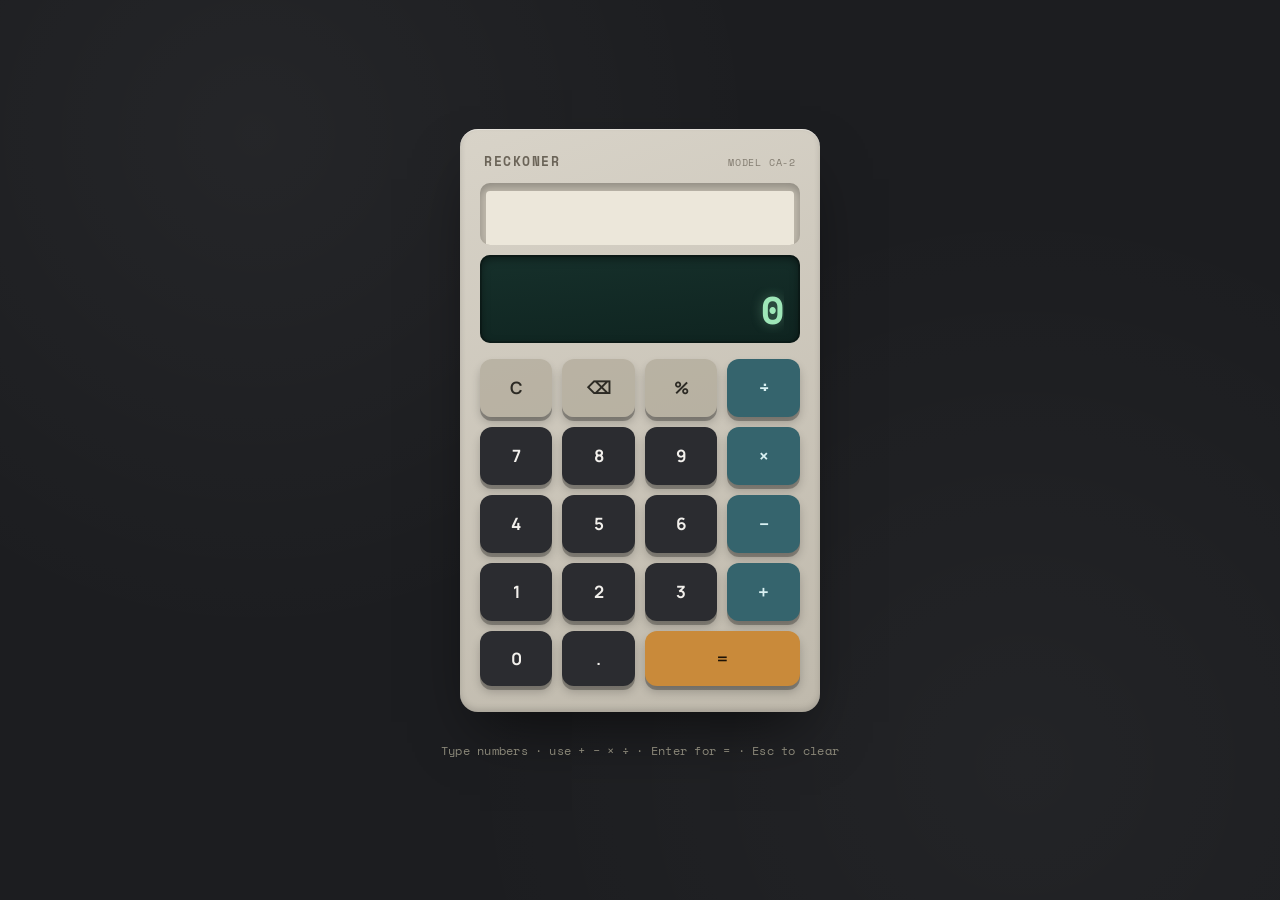
<file: Task 2 (Calculator)/index.html>
<!DOCTYPE html>
<html lang="en">
<head>
<meta charset="UTF-8">
<meta name="viewport" content="width=device-width, initial-scale=1.0">
<title>Reckoner — Desk Calculator</title>
<link rel="preconnect" href="https://fonts.googleapis.com">
<link href="https://fonts.googleapis.com/css2?family=Space+Mono:wght@400;700&family=Manrope:wght@500;700;800&display=swap" rel="stylesheet">
<link rel="stylesheet" href="style.css">
</head>
<body>

  <main class="desk">
    <div class="calculator" id="calculator">

      <div class="plaque">
        <span class="brand">RECKONER</span>
        <span class="model">MODEL&nbsp;CA-2</span>
      </div>

      <div class="tape-window">
        <div class="tape" id="tape" aria-live="off"></div>
      </div>

      <div class="display-unit">
        <div class="display-prev" id="prevOperand"></div>
        <div class="display-current" id="currentOperand">0</div>
      </div>

      <div class="keys">
        <button class="key key-fn" data-action="clear">C</button>
        <button class="key key-fn" data-action="backspace">⌫</button>
        <button class="key key-fn" data-action="percent">%</button>
        <button class="key key-op" data-action="operator" data-op="÷">÷</button>

        <button class="key key-num" data-action="number" data-num="7">7</button>
        <button class="key key-num" data-action="number" data-num="8">8</button>
        <button class="key key-num" data-action="number" data-num="9">9</button>
        <button class="key key-op" data-action="operator" data-op="×">×</button>

        <button class="key key-num" data-action="number" data-num="4">4</button>
        <button class="key key-num" data-action="number" data-num="5">5</button>
        <button class="key key-num" data-action="number" data-num="6">6</button>
        <button class="key key-op" data-action="operator" data-op="−">−</button>

        <button class="key key-num" data-action="number" data-num="1">1</button>
        <button class="key key-num" data-action="number" data-num="2">2</button>
        <button class="key key-num" data-action="number" data-num="3">3</button>
        <button class="key key-op" data-action="operator" data-op="+">+</button>

        <button class="key key-num key-zero" data-action="number" data-num="0">0</button>
        <button class="key key-num" data-action="decimal">.</button>
        <button class="key key-eq" data-action="equals">=</button>
      </div>
    </div>

    <p class="hint">Type numbers · use + − × ÷ · Enter for = · Esc to clear</p>
  </main>

<script src="script.js"></script>
</body>
</html>
</file>
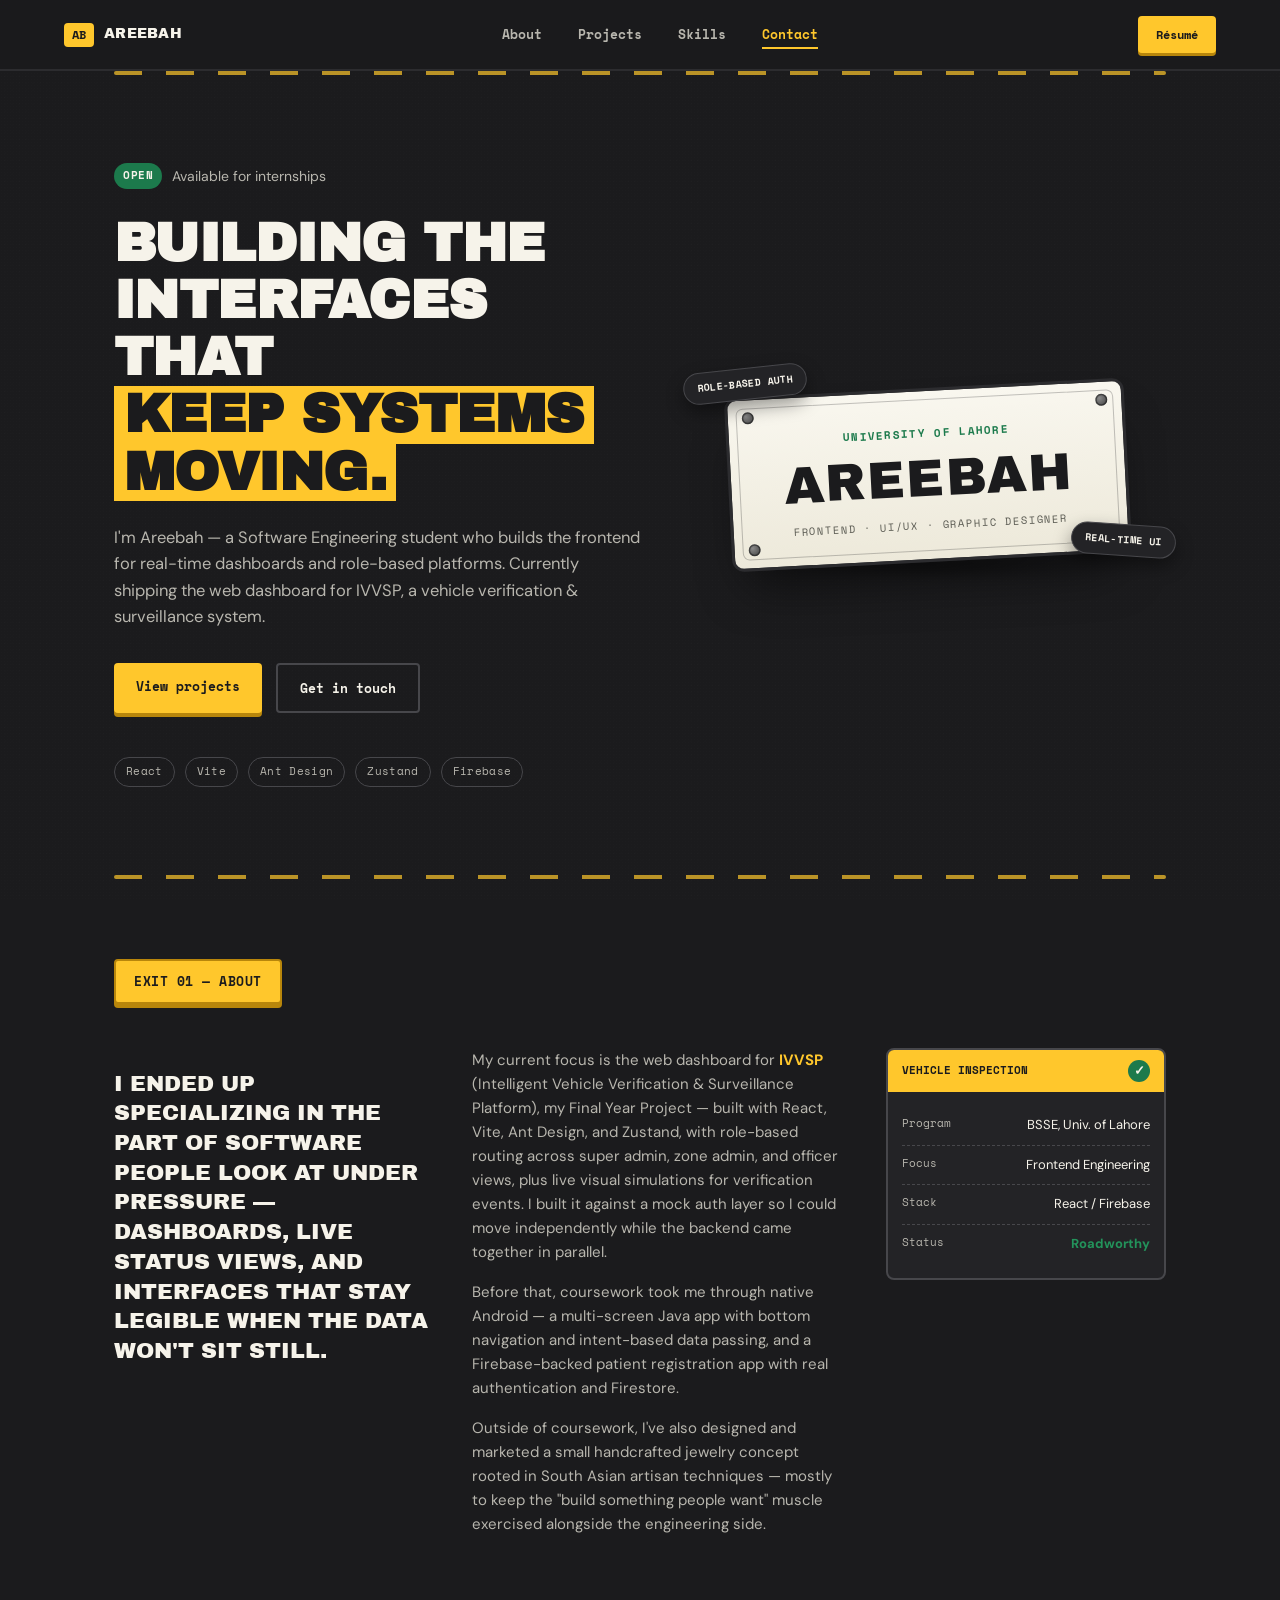
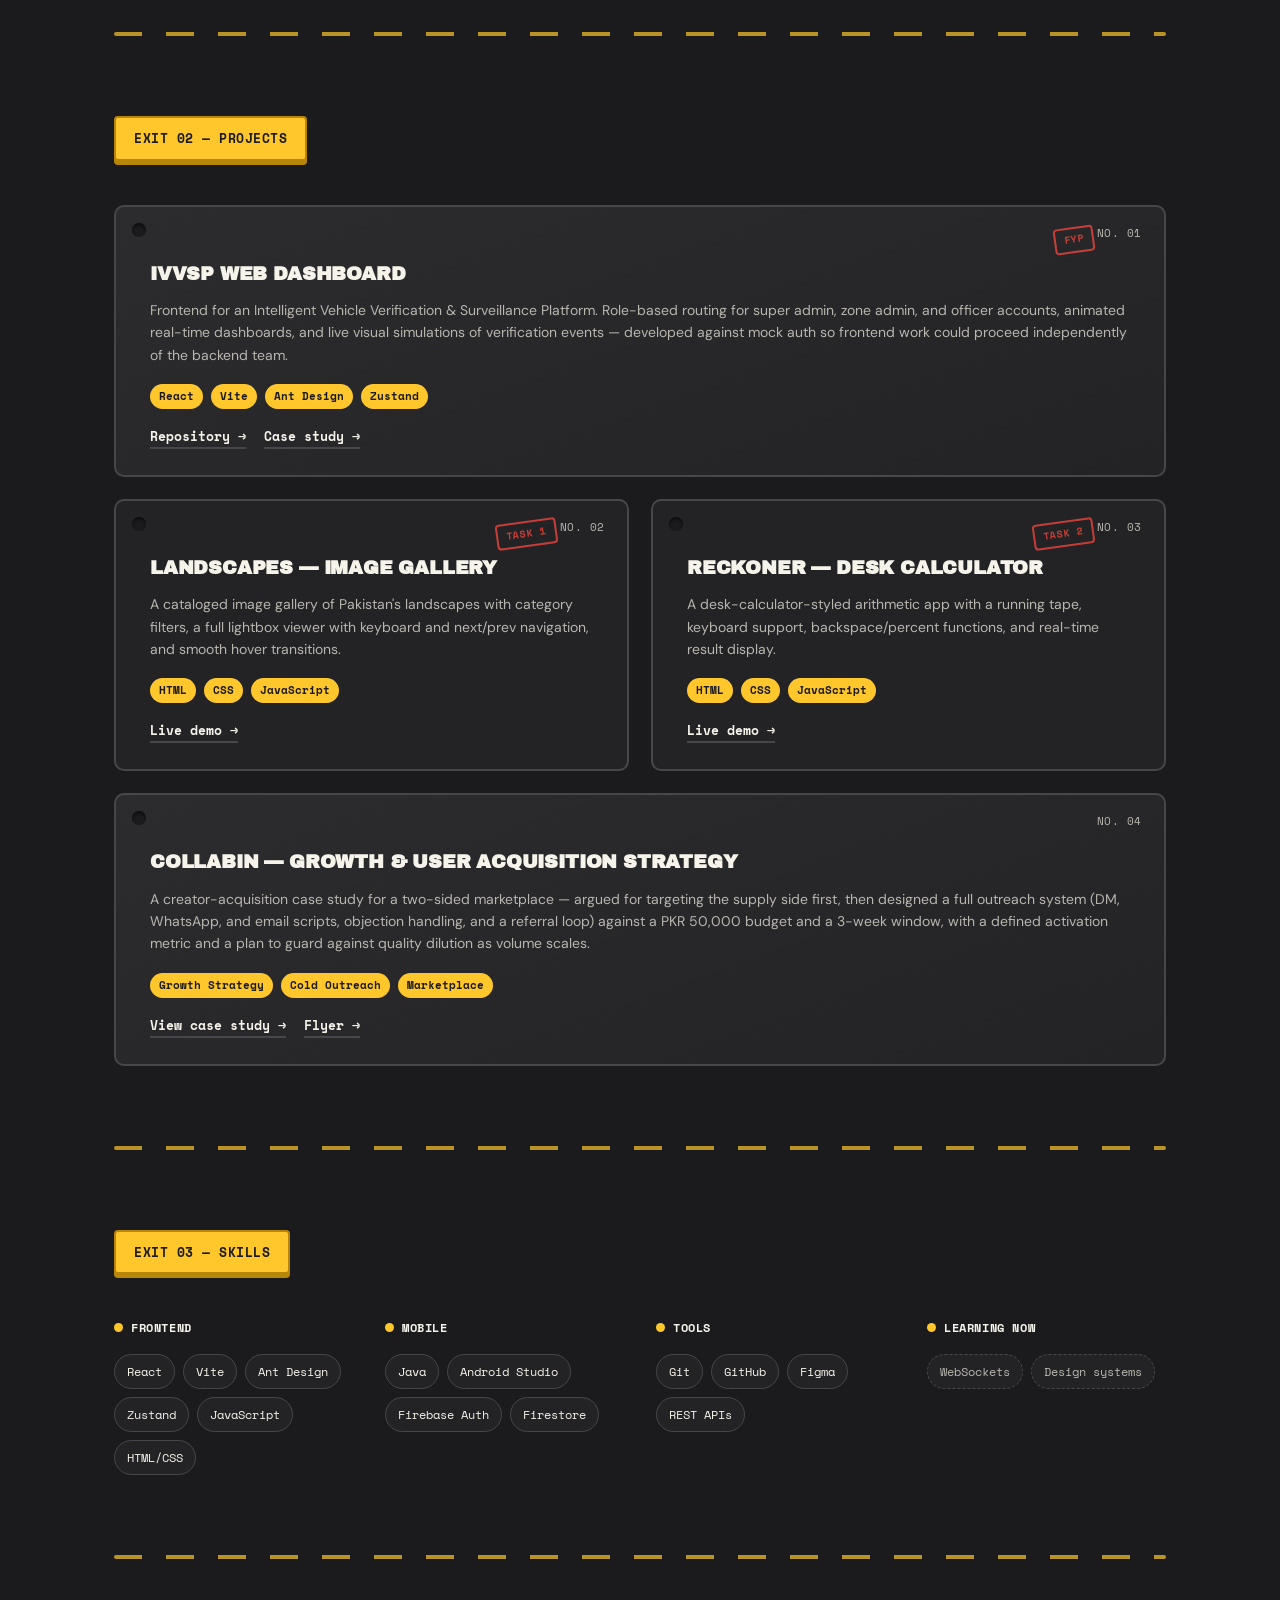
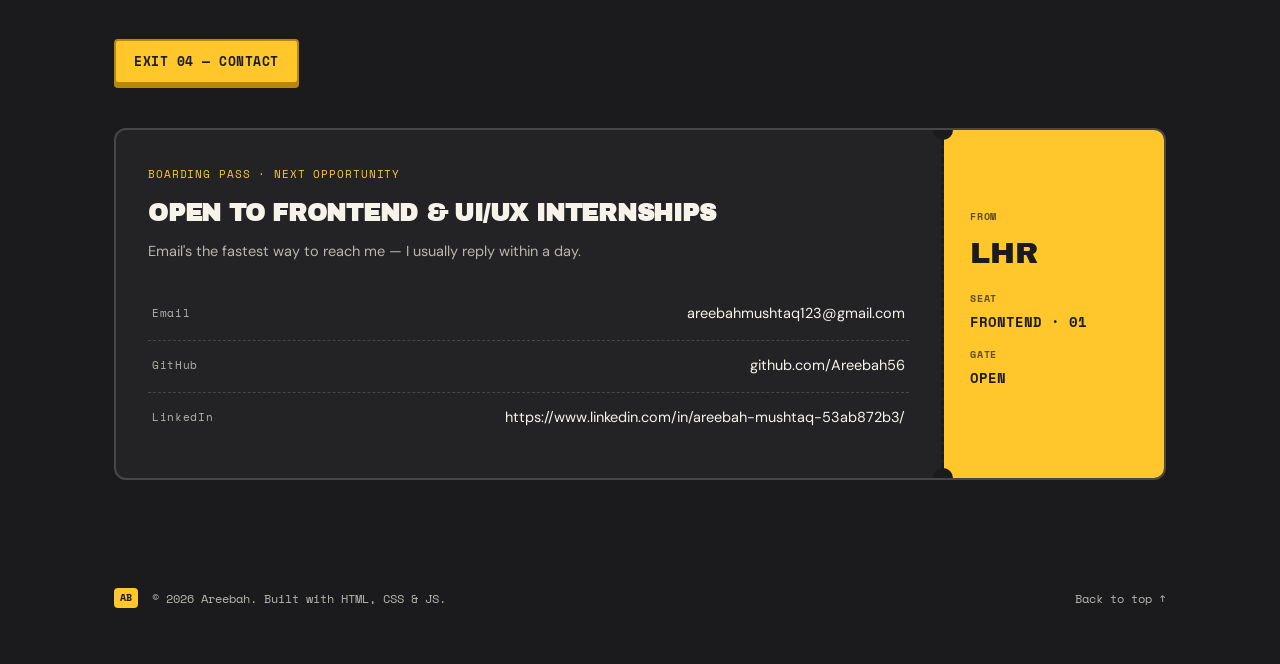
<file: Task 3 (My Portfolio)/index.html>
<!DOCTYPE html>
<html lang="en">
<head>
<meta charset="UTF-8">
<meta name="viewport" content="width=device-width, initial-scale=1.0">
<title>Areebah — Frontend Engineer</title>
<meta name="description" content="Portfolio of Areebah, a BSSE student and frontend engineer building real-time dashboards and role-based platforms.">
<link rel="preconnect" href="https://fonts.googleapis.com">
<link rel="preconnect" href="https://fonts.gstatic.com" crossorigin>
<link href="https://fonts.googleapis.com/css2?family=Archivo+Black&family=DM+Sans:wght@400;500;600;700;800&family=Space+Mono:wght@400;700&display=swap" rel="stylesheet">
<link rel="stylesheet" href="style.css">
</head>
<body>

<div class="asphalt-texture" aria-hidden="true"></div>

<!-- ===== NAV ===== -->
<header class="nav" id="nav">
  <a href="#top" class="nav__brand">
    <span class="plate-chip">AB</span>
    <span class="nav__brand-text">AREEBAH</span>
  </a>
  <nav class="nav__links">
    <a href="#about">About</a>
    <a href="#projects">Projects</a>
    <a href="#skills">Skills</a>
    <a href="#contact">Contact</a>
  </nav>
  <a href="Areebah-Resume.pdf" class="nav__cta" id="Areebah-Resume.pdf">Résumé</a>
  <button class="nav__burger" id="burger" aria-label="Toggle menu" aria-expanded="false">
  </button>
</header>

<!-- lane divider -->
<div class="lane-divider" aria-hidden="true"><div class="lane-divider__line"></div></div>

<!-- ===== HERO ===== -->
<section class="hero" id="top">
  <div class="hero__left">
    <p class="eyebrow">
      <span class="sign-chip sign-chip--green">OPEN</span>
      Available for internships
    </p>
    <h1 class="hero__title">
      Building the<br>
      interfaces that<br>
      <span class="hero__title-hl">keep systems</span><br>
      <span class="hero__title-hl">moving.</span>
    </h1>
    <p class="hero__sub">
      I'm Areebah — a Software Engineering student who builds the frontend
      for real-time dashboards and role-based platforms. Currently
      shipping the web dashboard for IVVSP, a vehicle verification &amp;
      surveillance system.
    </p>
    <div class="hero__actions">
      <a href="#projects" class="btn btn--primary">View projects</a>
      <a href="#contact" class="btn btn--ghost">Get in touch</a>
    </div>
    <ul class="hero__stack">
      <li>React</li><li>Vite</li><li>Ant Design</li><li>Zustand</li><li>Firebase</li>
    </ul>
  </div>

  <div class="hero__right">
    <div class="plate-mount">
      <div class="plate" id="plate">
        <div class="plate__bolt plate__bolt--tl"></div>
        <div class="plate__bolt plate__bolt--tr"></div>
        <div class="plate__bolt plate__bolt--bl"></div>
        <div class="plate__bolt plate__bolt--br"></div>
        <span class="plate__region">UNIVERSITY OF LAHORE</span>
        <span class="plate__name">AREEBAH</span>
        <span class="plate__sub">FRONTEND · UI/UX · GRAPHIC DESIGNER</span>
      </div>
      <div class="plate__shadow"></div>
    </div>
    <span class="sticker sticker--1">ROLE-BASED&nbsp;AUTH</span>
    <span class="sticker sticker--2">REAL-TIME&nbsp;UI</span>
  </div>
</section>

<div class="lane-divider" aria-hidden="true"><div class="lane-divider__line"></div></div>

<!-- ===== ABOUT ===== -->
<section class="section" id="about">
  <div class="section__head">
    <span class="sign-badge">EXIT 01 — ABOUT</span>
  </div>

  <div class="about__grid">
    <p class="about__lead">
      I ended up specializing in the part of software people look at
      under pressure — dashboards, live status views, and interfaces
      that stay legible when the data won't sit still.
    </p>

    <div class="about__body">
      <p>
        My current focus is the web dashboard for <strong>IVVSP</strong>
        (Intelligent Vehicle Verification &amp; Surveillance Platform), my
        Final Year Project — built with React, Vite, Ant Design, and
        Zustand, with role-based routing across super admin, zone admin,
        and officer views, plus live visual simulations for verification
        events. I built it against a mock auth layer so I could move
        independently while the backend came together in parallel.
      </p>
      <p>
        Before that, coursework took me through native Android — a
        multi-screen Java app with bottom navigation and intent-based
        data passing, and a Firebase-backed patient registration app with
        real authentication and Firestore.
      </p>
      <p>
        Outside of coursework, I've also designed and marketed a small
        handcrafted jewelry concept rooted in South Asian artisan
        techniques — mostly to keep the "build something people want"
        muscle exercised alongside the engineering side.
      </p>
    </div>

    <div class="inspection-tag">
      <div class="inspection-tag__top">
        <span>VEHICLE&nbsp;INSPECTION</span>
        <span class="inspection-tag__seal">✓</span>
      </div>
      <dl class="inspection-tag__rows">
        <div><dt>Program</dt><dd>BSSE, Univ. of Lahore</dd></div>
        <div><dt>Focus</dt><dd>Frontend Engineering</dd></div>
        <div><dt>Stack</dt><dd>React / Firebase</dd></div>
        <div><dt>Status</dt><dd class="pass">Roadworthy</dd></div>
      </dl>
    </div>
  </div>
</section>

<div class="lane-divider" aria-hidden="true"><div class="lane-divider__line"></div></div>

<!-- ===== PROJECTS ===== -->
<section class="section" id="projects">
  <div class="section__head">
    <span class="sign-badge">EXIT 02 — PROJECTS</span>
  </div>

  <div class="tags">

    <article class="tag-card tag-card--featured">
      <div class="tag-card__punch"></div>
      <div class="tag-card__stamp">FYP</div>
      <span class="tag-card__no">NO. 01</span>
      <h3>IVVSP Web Dashboard</h3>
      <p>
        Frontend for an Intelligent Vehicle Verification &amp;
        Surveillance Platform. Role-based routing for super admin, zone
        admin, and officer accounts, animated real-time dashboards, and
        live visual simulations of verification events — developed
        against mock auth so frontend work could proceed independently
        of the backend team.
      </p>
      <ul class="tag-card__stack">
        <li>React</li><li>Vite</li><li>Ant Design</li><li>Zustand</li>
      </ul>
      <div class="tag-card__links">
        <a href="https://github.com/Areebah56/IVVSP_Web/blob/main/index.html">Repository →</a>
        <a href="FYP Phase_1.docx">Case study →</a>
      </div>
    </article>

    <article class="tag-card">
      <div class="tag-card__punch"></div>
      <div class="tag-card__stamp">TASK 1</div>
      <span class="tag-card__no">NO. 02</span>
      <h3>Landscapes — Image Gallery</h3>
      <p>
        A cataloged image gallery of Pakistan's landscapes with category
        filters, a full lightbox viewer with keyboard and next/prev
        navigation, and smooth hover transitions.
      </p>
      <ul class="tag-card__stack">
        <li>HTML</li><li>CSS</li><li>JavaScript</li>
      </ul>
      <div class="tag-card__links">
        <a href="projects/Task 1 (Image Gallery)/index.html" target="_blank">Live demo →</a>
      </div>
    </article>

    <article class="tag-card">
      <div class="tag-card__punch"></div>
      <div class="tag-card__stamp">TASK 2</div>
      <span class="tag-card__no">NO. 03</span>
      <h3>Reckoner — Desk Calculator</h3>
      <p>
        A desk-calculator-styled arithmetic app with a running tape,
        keyboard support, backspace/percent functions, and real-time
        result display.
      </p>
      <ul class="tag-card__stack">
        <li>HTML</li><li>CSS</li><li>JavaScript</li>
      </ul>
      <div class="tag-card__links">
        <a href="projects/Task 2 (Calculator)/index.html" target="_blank">Live demo →</a>
      </div>
    </article>

   <article class="tag-card tag-card--featured">
  <div class="tag-card__punch"></div>
  <span class="tag-card__no">NO. 04</span>
  <h3>Collabin — Growth &amp; User Acquisition Strategy</h3>
  <p>
    A creator-acquisition case study for a two-sided marketplace —
    argued for targeting the supply side first, then designed a full
    outreach system (DM, WhatsApp, and email scripts, objection
    handling, and a referral loop) against a PKR 50,000 budget and a
    3-week window, with a defined activation metric and a plan to
    guard against quality dilution as volume scales.
  </p>
  <ul class="tag-card__stack">
    <li>Growth Strategy</li><li>Cold Outreach</li><li>Marketplace</li>
  </ul>
  <div class="tag-card__links">
    <a href="Growth & User Acquisition Challenge (Solution).pdf">View case study →</a>
    <a href="Flyer - Join Collabin now.png">Flyer →</a>
  </div>
</article>

  </div>
</section>

<div class="lane-divider" aria-hidden="true"><div class="lane-divider__line"></div></div>

<!-- ===== SKILLS ===== -->
<section class="section" id="skills">
  <div class="section__head">
    <span class="sign-badge">EXIT 03 — SKILLS</span>
  </div>

  <div class="studs">
    <div class="studs__col">
      <h3><span class="stud-dot"></span>Frontend</h3>
      <div class="stud-row">
        <span class="stud">React</span><span class="stud">Vite</span>
        <span class="stud">Ant Design</span><span class="stud">Zustand</span>
        <span class="stud">JavaScript</span><span class="stud">HTML/CSS</span>
      </div>
    </div>
    <div class="studs__col">
      <h3><span class="stud-dot"></span>Mobile</h3>
      <div class="stud-row">
        <span class="stud">Java</span><span class="stud">Android Studio</span>
        <span class="stud">Firebase Auth</span><span class="stud">Firestore</span>
      </div>
    </div>
    <div class="studs__col">
      <h3><span class="stud-dot"></span>Tools</h3>
      <div class="stud-row">
        <span class="stud">Git</span><span class="stud">GitHub</span>
        <span class="stud">Figma</span><span class="stud">REST APIs</span>
      </div>
    </div>
    <div class="studs__col">
      <h3><span class="stud-dot"></span>Learning now</h3>
      <div class="stud-row">
        <span class="stud stud--dashed">WebSockets</span>
        <span class="stud stud--dashed">Design systems</span>
      </div>
    </div>
  </div>
</section>

<div class="lane-divider" aria-hidden="true"><div class="lane-divider__line"></div></div>

<!-- ===== CONTACT ===== -->
<section class="section section--contact" id="contact">
  <div class="section__head">
    <span class="sign-badge">EXIT 04 — CONTACT</span>
  </div>

  <div class="ticket">
    <div class="ticket__main">
      <p class="ticket__eyebrow">BOARDING PASS · NEXT OPPORTUNITY</p>
      <h3>Open to frontend &amp; UI/UX internships</h3>
      <p class="ticket__lead">
        Email's the fastest way to reach me — I usually reply within a
        day.
      </p>
      <div class="ticket__rows">
        <a href="mailto:areebahmushtaq123@gmail.com" class="ticket__row">
          <span class="label">Email</span>
          <span class="value">areebahmushtaq123@gmail.com</span>
        </a>
        <a href="https://github.com/Areebah56" target="_blank" rel="noopener" class="ticket__row">
          <span class="label">GitHub</span>
          <span class="value">github.com/Areebah56</span>
        </a>
        <a href="https://www.linkedin.com/in/areebah-mushtaq-53ab872b3/" target="_blank" rel="noopener" class="ticket__row">
          <span class="label">LinkedIn</span>
          <span class="value">https://www.linkedin.com/in/areebah-mushtaq-53ab872b3/</span>
        </a>
      </div>
    </div>
    <div class="ticket__perf" aria-hidden="true"></div>
    <div class="ticket__stub">
      <span class="ticket__stub-label">FROM</span>
      <span class="ticket__stub-big">LHR</span>
      <span class="ticket__stub-label">SEAT</span>
      <span class="ticket__stub-mid">FRONTEND · 01</span>
      <span class="ticket__stub-label">GATE</span>
      <span class="ticket__stub-mid">OPEN</span>
    </div>
  </div>
</section>

<footer class="footer">
  <span class="plate-chip plate-chip--sm">AB</span>
  <span>© <span id="year"></span> Areebah. Built with HTML, CSS &amp; JS.</span>
  <a href="#top" class="footer__top">Back to top ↑</a>
</footer>

<script src="script.js"></script>
</body>
</html>
</file>
<file: Task 2 (Calculator)/style.css>
:root {
  --charcoal: #1c1d20;
  --shell: #d8d3c8;
  --shell-dark: #bfb9ac;
  --plaque-ink: #6b6458;
  --lcd-bg: #16302b;
  --lcd-bg-deep: #0f2420;
  --lcd-ink: #9ee6b8;
  --lcd-ink-dim: #5f9c7c;
  --key-num: #2b2c30;
  --key-num-text: #f2f0ec;
  --key-fn: #a9a29191;
  --key-op: #35646d;
  --key-op-text: #d9f0f2;
  --key-eq: #c98a3a;
  --key-eq-text: #1c1206;
  --tape-paper: #ece7da;
  --radius: 18px;
  --radius-sm: 10px;
}

* { box-sizing: border-box; }

body {
  margin: 0;
  min-height: 100vh;
  background: var(--charcoal);
  background-image:
    radial-gradient(circle at 20% 15%, rgba(255,255,255,0.04), transparent 40%),
    radial-gradient(circle at 80% 85%, rgba(255,255,255,0.03), transparent 45%);
  font-family: 'Manrope', sans-serif;
  display: flex;
  align-items: center;
  justify-content: center;
  padding: 32px 16px;
}

.desk {
  display: flex;
  flex-direction: column;
  align-items: center;
  gap: 18px;
}

.calculator {
  width: min(360px, 92vw);
  background: linear-gradient(160deg, var(--shell), var(--shell-dark));
  border-radius: var(--radius);
  padding: 20px 20px 26px;
  box-shadow:
    0 30px 60px -20px rgba(0,0,0,0.6),
    inset 0 1px 0 rgba(255,255,255,0.4),
    inset 0 -3px 6px rgba(0,0,0,0.15);
}

.plaque {
  display: flex;
  justify-content: space-between;
  align-items: baseline;
  padding: 2px 4px 12px;
  color: var(--plaque-ink);
}

.plaque .brand {
  font-family: 'Space Mono', monospace;
  font-weight: 700;
  letter-spacing: 0.12em;
  font-size: 13px;
}

.plaque .model {
  font-family: 'Space Mono', monospace;
  font-size: 10px;
  letter-spacing: 0.08em;
  opacity: 0.75;
}

/* Paper tape — a curling receipt-style history feed, the calculator's signature element */
.tape-window {
  background: var(--shell-dark);
  border-radius: var(--radius-sm);
  padding: 8px 6px 0;
  margin-bottom: 10px;
  box-shadow: inset 0 4px 8px rgba(0,0,0,0.25);
  overflow: hidden;
}

.tape {
  height: 54px;
  overflow-y: auto;
  display: flex;
  flex-direction: column-reverse;
  gap: 2px;
  padding: 6px 8px;
  background: var(--tape-paper);
  border-radius: 4px 4px 0 0;
  font-family: 'Space Mono', monospace;
  font-size: 11px;
  color: #5a5445;
  scrollbar-width: thin;
}

.tape::-webkit-scrollbar { width: 4px; }
.tape::-webkit-scrollbar-thumb { background: #b7ae98; border-radius: 4px; }

.tape-entry {
  display: flex;
  justify-content: space-between;
  gap: 8px;
  opacity: 0.85;
  white-space: nowrap;
}

.tape-entry:first-child { opacity: 1; font-weight: 700; }

/* LCD-style display, referencing real calculator screens */
.display-unit {
  background: linear-gradient(175deg, var(--lcd-bg), var(--lcd-bg-deep));
  border-radius: var(--radius-sm);
  padding: 14px 16px 10px;
  margin-bottom: 16px;
  box-shadow: inset 0 3px 10px rgba(0,0,0,0.5), inset 0 0 0 2px rgba(0,0,0,0.2);
  text-align: right;
  overflow: hidden;
}

.display-prev {
  font-family: 'Space Mono', monospace;
  font-size: 14px;
  color: var(--lcd-ink-dim);
  min-height: 18px;
  white-space: nowrap;
  overflow: hidden;
  text-overflow: ellipsis;
}

.display-current {
  font-family: 'Space Mono', monospace;
  font-weight: 700;
  font-size: clamp(28px, 8vw, 38px);
  color: var(--lcd-ink);
  text-shadow: 0 0 12px rgba(158, 230, 184, 0.35);
  white-space: nowrap;
  overflow: hidden;
  text-overflow: ellipsis;
  line-height: 1.2;
}

.keys {
  display: grid;
  grid-template-columns: repeat(4, 1fr);
  gap: 10px;
}

.key {
  border: none;
  border-radius: 12px;
  padding: 16px 0;
  font-family: 'Manrope', sans-serif;
  font-weight: 700;
  font-size: 17px;
  cursor: pointer;
  transition: transform 0.06s ease, box-shadow 0.06s ease, filter 0.15s ease;
  box-shadow: 0 4px 0 rgba(0,0,0,0.28), 0 6px 10px rgba(0,0,0,0.2);
}

.key:active,
.key.pressed {
  transform: translateY(3px);
  box-shadow: 0 1px 0 rgba(0,0,0,0.28), 0 2px 4px rgba(0,0,0,0.2);
}

.key-num {
  background: var(--key-num);
  color: var(--key-num-text);
}

.key-fn {
  background: var(--key-fn);
  color: #2c2a24;
}

.key-op {
  background: var(--key-op);
  color: var(--key-op-text);
  font-size: 19px;
}

.key-eq {
  background: var(--key-eq);
  color: var(--key-eq-text);
  grid-column: span 2;
}

.key-zero {
  grid-column: span 1;
}

.key:hover { filter: brightness(1.08); }
.key:focus-visible {
  outline: 2px solid #fff;
  outline-offset: 2px;
}

.hint {
  color: #8b8879;
  font-size: 12px;
  font-family: 'Space Mono', monospace;
  letter-spacing: 0.02em;
  text-align: center;
}

@media (prefers-reduced-motion: reduce) {
  .key { transition: none; }
}

@media (max-width: 380px) {
  .key { padding: 14px 0; font-size: 15px; }
}
</file>
<file: Task 3 (My Portfolio)/style.css>
/* ============ TOKENS ============ */
:root{
  --asphalt: #1B1B1D;
  --asphalt-2: #232326;
  --asphalt-3: #2C2C2F;
  --paint: #F6F3EA;
  --paint-dim: #B8B6AE;
  --yellow: #FFC72C;
  --yellow-dim: rgba(255,199,44,0.15);
  --green: #1C7A4C;
  --green-2: #23935B;
  --red: #E1443A;
  --line: #47474B;

  --font-display: 'Archivo Black', sans-serif;
  --font-body: 'DM Sans', sans-serif;
  --font-mono: 'Space Mono', monospace;
  --maxw: 1180px;
  --radius: 6px;
}

*{box-sizing:border-box;}
html{scroll-behavior:smooth;}
@media (prefers-reduced-motion: reduce){
  html{scroll-behavior:auto;}
  *{animation-duration:0.01ms !important; animation-iteration-count:1 !important; transition-duration:0.01ms !important;}
}

body{
  margin:0;
  background:var(--asphalt);
  color:var(--paint);
  font-family:var(--font-body);
  line-height:1.6;
  -webkit-font-smoothing:antialiased;
  overflow-x:hidden;
}

a{color:inherit; text-decoration:none;}
ul{list-style:none; margin:0; padding:0;}
h1,h2,h3{font-family:var(--font-display); margin:0; letter-spacing:-0.01em;}

/* subtle asphalt speckle texture */
.asphalt-texture{
  position:fixed; inset:0; z-index:0; pointer-events:none; opacity:0.5;
  background-image:
    radial-gradient(rgba(255,255,255,0.025) 1px, transparent 1px),
    radial-gradient(rgba(255,255,255,0.02) 1px, transparent 1px);
  background-size:3px 3px, 7px 7px;
  background-position:0 0, 2px 3px;
}

/* ============ SHARED BITS ============ */
.sign-chip{
  font-family:var(--font-mono); font-size:11px; font-weight:700; letter-spacing:0.05em;
  padding:4px 9px; border-radius:100px;
}
.sign-chip--green{background:var(--green); color:var(--paint);}

.sign-badge{
  display:inline-flex; align-items:center; gap:8px;
  font-family:var(--font-mono); font-weight:700; font-size:13px; letter-spacing:0.04em;
  color:var(--asphalt); background:var(--yellow);
  padding:10px 18px; border-radius:4px;
  border:2px solid #b8860b;
  box-shadow:0 4px 0 #b8860b;
}

.plate-chip{
  font-family:var(--font-mono); font-weight:700; font-size:12px;
  color:var(--asphalt); background:var(--yellow);
  border-radius:4px; width:30px; height:24px;
  display:flex; align-items:center; justify-content:center;
}
.plate-chip--sm{width:24px; height:20px; font-size:10px;}

/* ============ NAV ============ */
.nav{
  position:sticky; top:0; z-index:50;
  display:flex; align-items:center; justify-content:space-between;
  padding:16px clamp(20px,5vw,64px);
  background:rgba(27,27,29,0.9);
  backdrop-filter:blur(8px);
  border-bottom:2px solid var(--asphalt-3);
}
.nav__brand{display:flex; align-items:center; gap:10px;}
.nav__brand-text{font-family:var(--font-display); font-size:14px; letter-spacing:0.02em;}
.nav__links{display:flex; gap:8px;}
.nav__links a{
  font-family:var(--font-mono); font-size:13px; font-weight:700;
  color:var(--paint-dim); padding:8px 14px; border-radius:4px;
  position:relative; transition:color 0.2s ease;
}
.nav__links a::after{
  content:''; position:absolute; left:14px; right:14px; bottom:4px; height:2px;
  background:var(--yellow); transform:scaleX(0); transform-origin:left;
  transition:transform 0.2s ease;
}
.nav__links a:hover{color:var(--paint);}
.nav__links a:hover::after,
.nav__links a.is-active::after{transform:scaleX(1);}
.nav__links a.is-active{color:var(--yellow);}
.nav__cta{
  font-family:var(--font-mono); font-weight:700; font-size:12px;
  padding:9px 18px; background:var(--yellow); color:var(--asphalt);
  border-radius:4px; box-shadow:0 3px 0 #b8860b; transition:all 0.15s ease;
}
.nav__cta:hover{transform:translateY(2px); box-shadow:0 1px 0 #b8860b;}
.nav__burger{display:none; flex-direction:column; gap:4px; background:none; border:none; cursor:pointer; padding:8px;}
.nav__burger span{width:22px; height:2px; background:var(--paint);}

/* ============ LANE DIVIDER ============ */
.lane-divider{position:relative; z-index:1; padding:0 clamp(20px,5vw,64px); max-width:var(--maxw); margin:0 auto;}
.lane-divider__line{
  height:4px; border-radius:2px;
  background-image:repeating-linear-gradient(90deg, var(--yellow) 0 28px, transparent 28px 52px);
  animation:lane-move 3.2s linear infinite;
  opacity:0.7;
}
@keyframes lane-move{ to{ background-position:80px 0; } }

/* ============ HERO ============ */
.hero{
  position:relative; z-index:1;
  display:grid; grid-template-columns:1.05fr 0.95fr; gap:48px;
  align-items:center;
  max-width:var(--maxw); margin:0 auto;
  padding:clamp(48px,8vw,88px) clamp(20px,5vw,64px);
}
.eyebrow{
  display:flex; align-items:center; gap:10px;
  font-size:14px; color:var(--paint-dim); margin:0 0 26px;
}
.hero__title{
  font-size:clamp(32px, 5vw, 54px);
  line-height:1.06; margin-bottom:24px;
  text-transform:uppercase;
}
.hero__title-hl{
  color:var(--asphalt);
  background:var(--yellow);
  padding:0 10px;
  box-decoration-break:clone; -webkit-box-decoration-break:clone;
  display:inline-block;
}
.hero__sub{
  color:var(--paint-dim); font-size:16.5px; max-width:48ch; margin-bottom:32px;
}
.hero__actions{display:flex; gap:14px; margin-bottom:44px; flex-wrap:wrap;}
.btn{
  font-family:var(--font-mono); font-weight:700; font-size:13px;
  padding:13px 22px; border-radius:4px; display:inline-block;
  transition:all 0.15s ease;
}
.btn--primary{
  background:var(--yellow); color:var(--asphalt);
  box-shadow:0 4px 0 #b8860b;
}
.btn--primary:hover{transform:translateY(3px); box-shadow:0 1px 0 #b8860b;}
.btn--ghost{
  border:2px solid var(--line); color:var(--paint);
}
.btn--ghost:hover{border-color:var(--yellow); color:var(--yellow); transform:translateY(2px);}

.hero__stack{
  display:flex; flex-wrap:wrap; gap:10px;
}
.hero__stack li{
  font-family:var(--font-mono); font-size:11px; letter-spacing:0.03em;
  color:var(--paint-dim); border:1px solid var(--line);
  padding:5px 11px; border-radius:100px;
}

/* ---- License plate (signature element) ---- */
.hero__right{position:relative; display:flex; justify-content:center; padding:20px 0;}
.plate-mount{position:relative;}
.plate{
  position:relative;
  width:min(400px, 86vw);
  background:linear-gradient(180deg, #F9F7EF, #EDE9DA);
  border:3px solid var(--asphalt-3);
  border-radius:12px;
  padding:34px 28px 26px;
  display:flex; flex-direction:column; align-items:center;
  transform:rotate(-3deg);
  transition:transform 0.35s ease, box-shadow 0.35s ease;
  box-shadow:0 30px 50px -20px rgba(0,0,0,0.6);
}
.plate:hover{transform:rotate(0deg) scale(1.02);}
.plate::before{
  content:''; position:absolute; inset:8px;
  border:1.5px solid rgba(27,27,29,0.25); border-radius:7px;
  pointer-events:none;
}
.plate__bolt{
  position:absolute; width:12px; height:12px; border-radius:50%;
  background:radial-gradient(circle at 35% 35%, #8a8a8a, #3a3a3a);
  box-shadow:inset 0 0 0 1.5px rgba(0,0,0,0.4);
}
.plate__bolt--tl{top:12px; left:14px;}
.plate__bolt--tr{top:12px; right:14px;}
.plate__bolt--bl{bottom:12px; left:14px;}
.plate__bolt--br{bottom:12px; right:14px;}
.plate__region{
  font-family:var(--font-mono); font-weight:700; font-size:11px;
  letter-spacing:0.12em; color:var(--green); margin-bottom:10px;
}
.plate__name{
  font-family:var(--font-display); font-size:clamp(34px,7vw,52px);
  color:var(--asphalt); letter-spacing:0.03em; line-height:1;
}
.plate__sub{
  font-family:var(--font-mono); font-size:10.5px; letter-spacing:0.08em;
  color:#5a5a52; margin-top:12px;
}
.plate__shadow{
  position:absolute; left:8%; right:8%; bottom:-14px; height:20px;
  background:radial-gradient(ellipse, rgba(0,0,0,0.45), transparent 70%);
  filter:blur(6px); z-index:-1;
}

.sticker{
  position:absolute; z-index:2;
  font-family:var(--font-mono); font-size:10px; font-weight:700; letter-spacing:0.04em;
  background:var(--asphalt-2); color:var(--paint);
  border:1px solid var(--line); border-radius:100px;
  padding:7px 13px;
  box-shadow:0 8px 18px rgba(0,0,0,0.4);
  animation:sticker-float 5s ease-in-out infinite;
}
.sticker--1{top:0; left:-6px; animation-delay:0s; transform:rotate(-6deg);}
.sticker--2{bottom:26px; right:-10px; animation-delay:1.6s; transform:rotate(4deg);}
@keyframes sticker-float{
  0%,100%{transform:translateY(0) rotate(var(--r,0deg));}
  50%{transform:translateY(-7px) rotate(var(--r,0deg));}
}

/* ============ SECTIONS (generic) ============ */
.section{
  position:relative; z-index:1;
  max-width:var(--maxw); margin:0 auto;
  padding:80px clamp(20px,5vw,64px);
  opacity:0; transform:translateY(24px);
  transition:opacity 0.7s ease, transform 0.7s ease;
}
.section.in-view{opacity:1; transform:translateY(0);}
.section__head{margin-bottom:44px;}

.tag-card, .studs__col, .ticket__row{
  opacity:0; transform:translateY(16px);
  transition:opacity 0.5s ease, transform 0.5s ease;
}
.section.in-view .tag-card,
.section.in-view .studs__col,
.section.in-view .ticket__row{
  opacity:1; transform:translateY(0);
}

/* ============ ABOUT ============ */
.about__grid{
  display:grid; grid-template-columns:0.85fr 1fr 0.75fr; gap:40px; align-items:start;
}
.about__lead{
  font-family:var(--font-display); font-size:22px; line-height:1.35;
  text-transform:uppercase;
}
.about__body p{color:var(--paint-dim); margin:0 0 16px; font-size:15px;}
.about__body strong{color:var(--yellow);}

.inspection-tag{
  background:var(--asphalt-2); border:2px solid var(--line);
  border-radius:8px; overflow:hidden;
}
.inspection-tag__top{
  display:flex; justify-content:space-between; align-items:center;
  background:var(--yellow); color:var(--asphalt);
  font-family:var(--font-mono); font-weight:700; font-size:11px;
  padding:10px 14px;
}
.inspection-tag__seal{
  width:22px; height:22px; border-radius:50%;
  background:var(--green); color:var(--paint);
  display:flex; align-items:center; justify-content:center; font-size:13px;
}
.inspection-tag__rows{margin:0; padding:14px;}
.inspection-tag__rows > div{
  display:flex; justify-content:space-between; gap:8px;
  padding:9px 0; border-top:1px dashed var(--line);
  font-size:13px;
}
.inspection-tag__rows > div:first-child{border-top:none;}
.inspection-tag__rows dt{color:var(--paint-dim); font-family:var(--font-mono); font-size:11px;}
.inspection-tag__rows dd{margin:0; text-align:right;}
.inspection-tag__rows .pass{color:var(--green-2); font-weight:700;}

/* ============ PROJECTS (inspection tags) ============ */
.tags{display:grid; grid-template-columns:repeat(2, 1fr); gap:22px;}
.tag-card{
  position:relative;
  background:var(--asphalt-2); border:2px solid var(--line);
  border-radius:10px; padding:30px 26px 26px;
  transition:opacity 0.5s ease, transform 0.3s ease, border-color 0.25s ease, box-shadow 0.25s ease;
}
.tag-card:hover{
  border-color:var(--yellow); transform:translateY(-4px) rotate(-0.4deg);
  box-shadow:0 20px 36px -18px rgba(0,0,0,0.6);
}
.tag-card__punch{
  position:absolute; top:16px; left:16px;
  width:14px; height:14px; border-radius:50%;
  background:var(--asphalt);
  box-shadow:inset 0 2px 3px rgba(0,0,0,0.6);
}
.tag-card__no{
  position:absolute; top:18px; right:22px;
  font-family:var(--font-mono); font-size:11px; color:var(--paint-dim); letter-spacing:0.05em;
}
.tag-card__stamp{
  position:absolute; top:20px; right:70px;
  font-family:var(--font-mono); font-weight:700; font-size:10px; letter-spacing:0.08em;
  color:var(--red); border:2px solid var(--red); border-radius:4px;
  padding:3px 8px; transform:rotate(-8deg); opacity:0.85;
}
.tag-card h3{font-size:19px; margin:22px 0 10px 8px; text-transform:uppercase;}
.tag-card p{color:var(--paint-dim); font-size:14px; margin:0 0 18px 8px;}
.tag-card__stack{display:flex; flex-wrap:wrap; gap:8px; margin:0 0 18px 8px;}
.tag-card__stack li{
  font-family:var(--font-mono); font-size:10.5px; color:var(--asphalt);
  background:var(--yellow); padding:4px 9px; border-radius:100px; font-weight:700;
}
.tag-card__links{display:flex; gap:18px; margin-left:8px;}
.tag-card__links a{
  font-family:var(--font-mono); font-size:12.5px; font-weight:700;
  color:var(--paint); border-bottom:2px solid var(--line);
}
.tag-card__links a:hover{color:var(--yellow); border-color:var(--yellow);}
.tag-card--featured{grid-column:1 / -1; background:linear-gradient(160deg, var(--asphalt-3), var(--asphalt-2));}

/* ============ SKILLS (road studs) ============ */
.studs{display:grid; grid-template-columns:repeat(4, 1fr); gap:32px;}
.studs__col h3{
  display:flex; align-items:center; gap:8px;
  font-family:var(--font-mono); font-size:12px; letter-spacing:0.05em;
  text-transform:uppercase; margin-bottom:16px; color:var(--paint);
}
.stud-dot{width:9px; height:9px; border-radius:50%; background:var(--yellow); flex-shrink:0;}
.stud-row{display:flex; flex-wrap:wrap; gap:8px;}
.stud{
  font-family:var(--font-mono); font-size:12px;
  background:var(--asphalt-2); border:1px solid var(--line);
  padding:7px 12px; border-radius:100px;
  transition:border-color 0.2s ease, transform 0.2s ease, color 0.2s ease;
}
.stud:hover{border-color:var(--yellow); color:var(--yellow); transform:translateY(-2px);}
.stud--dashed{border-style:dashed; color:var(--paint-dim);}

/* ============ CONTACT (boarding pass) ============ */
.ticket{
  display:grid; grid-template-columns:1fr auto 220px;
  background:var(--asphalt-2); border:2px solid var(--line);
  border-radius:12px; overflow:hidden;
}
.ticket__main{padding:36px 32px;}
.ticket__eyebrow{
  font-family:var(--font-mono); font-size:11px; letter-spacing:0.08em;
  color:var(--yellow); margin:0 0 14px;
}
.ticket__main h3{font-size:24px; text-transform:uppercase; margin-bottom:12px; line-height:1.25;}
.ticket__lead{color:var(--paint-dim); font-size:14.5px; margin:0 0 26px;}
.ticket__rows{display:flex; flex-direction:column; gap:2px;}
.ticket__row{
  display:flex; justify-content:space-between; align-items:center;
  padding:13px 4px; border-top:1px dashed var(--line);
  transition:opacity 0.5s ease, transform 0.5s ease, color 0.2s ease, padding-left 0.2s ease;
}
.ticket__row:first-child{border-top:none;}
.ticket__row:hover{color:var(--yellow); padding-left:10px;}
.ticket__row .label{
  font-family:var(--font-mono); font-size:11px; color:var(--paint-dim); letter-spacing:0.06em;
}
.ticket__row .value{font-size:14.5px;}

.ticket__perf{
  width:0; border-left:3px dashed var(--asphalt);
  position:relative;
}
.ticket__perf::before, .ticket__perf::after{
  content:''; position:absolute; left:-11px; width:20px; height:20px;
  border-radius:50%; background:var(--asphalt);
}
.ticket__perf::before{top:-10px;}
.ticket__perf::after{bottom:-10px;}

.ticket__stub{
  background:var(--yellow); color:var(--asphalt);
  display:flex; flex-direction:column; justify-content:center; gap:4px;
  padding:28px 26px;
}
.ticket__stub-label{font-family:var(--font-mono); font-size:10px; font-weight:700; letter-spacing:0.08em; opacity:0.7;}
.ticket__stub-big{font-family:var(--font-display); font-size:30px; margin-bottom:10px;}
.ticket__stub-mid{font-family:var(--font-mono); font-size:14px; font-weight:700; margin-bottom:10px;}

/* ============ FOOTER ============ */
.footer{
  position:relative; z-index:1;
  display:flex; align-items:center; gap:14px;
  max-width:var(--maxw); margin:0 auto;
  padding:28px clamp(20px,5vw,64px) 56px;
  font-family:var(--font-mono); font-size:12px; color:var(--paint-dim);
}
.footer__top{margin-left:auto;}
.footer__top:hover{color:var(--yellow);}

/* ============ RESPONSIVE ============ */
@media (max-width:900px){
  .nav__links{
    display:none; position:absolute; top:100%; left:0; right:0;
    flex-direction:column; gap:0; background:var(--asphalt-2);
    border-bottom:2px solid var(--asphalt-3); padding:8px 20px 16px;
  }
  .nav__links--open{display:flex;}
  .nav__links a{padding:12px 4px; border-top:1px solid var(--line);}
  .nav__links a:first-child{border-top:none;}
  .nav__cta{display:none;}
  .nav__burger{display:flex;}

  .hero{grid-template-columns:1fr; padding-top:44px;}
  .hero__right{order:-1; margin-bottom:8px;}
  .sticker{display:none;}

  .about__grid{grid-template-columns:1fr; gap:28px;}
  .tags{grid-template-columns:1fr;}
  .studs{grid-template-columns:repeat(2,1fr); row-gap:26px;}

  .ticket{grid-template-columns:1fr;}
  .ticket__perf{display:none;}
  .ticket__stub{flex-direction:row; flex-wrap:wrap; align-items:center; padding:20px 26px;}
  .ticket__stub-big{margin-bottom:0; margin-right:16px;}
}

@media (max-width:480px){
  .studs{grid-template-columns:1fr;}
  .hero__title{font-size:30px;}
  .plate__name{font-size:30px;}
}
</file>
